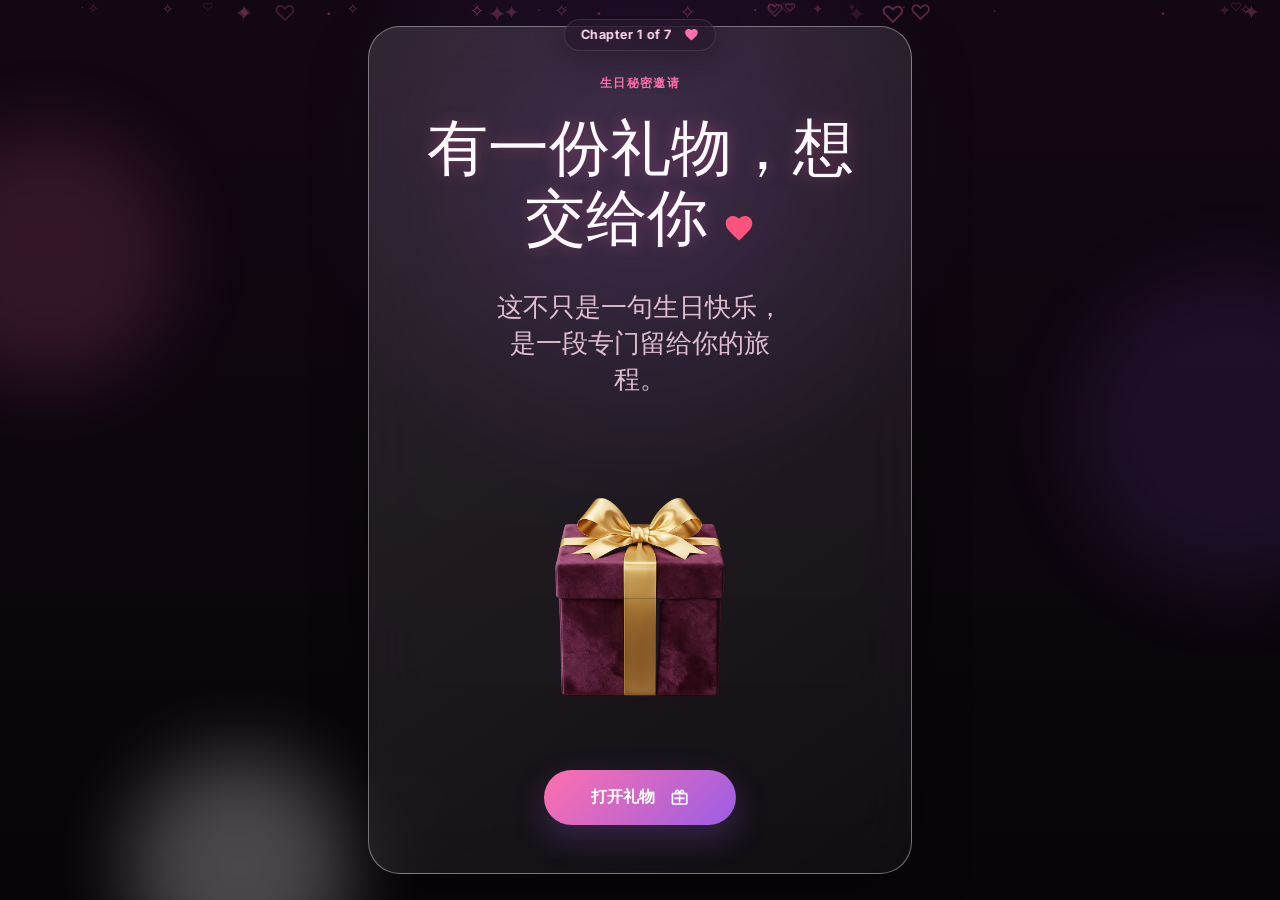
<file: index.html>
<!DOCTYPE html>
<html lang="zh-CN">
  <head>
    <meta charset="UTF-8" />
    <meta name="viewport" content="width=device-width, initial-scale=1.0" />
    <meta
      name="description"
      content="给邓嘉富的一份生日惊喜。"
    />
    <title>给邓嘉富的一份生日惊喜</title>
    <link rel="preconnect" href="https://fonts.googleapis.com" />
    <link rel="preconnect" href="https://fonts.gstatic.com" crossorigin />
    <link
      href="https://fonts.googleapis.com/css2?family=Caveat:wght@500;600;700&family=Great+Vibes&family=Inter:wght@400;500;600;700;800&display=swap"
      rel="stylesheet"
    />
    <link rel="stylesheet" href="css/shared.css" />
    <link rel="stylesheet" href="css/invitation.css" />
  </head>
  <body class="is-dark">
    <main class="journey" data-chapter="1">
      <section class="invitation-level" aria-label="生日秘密邀请">
        <div class="invitation-card">
          <p class="level-kicker">生日秘密邀请</p>
          <h1>
            有一份礼物，想交给你
            <span style="color: #ff527c; display: inline-flex; align-items: center; vertical-align: middle; margin-left: 0.35rem; margin-top: -0.2rem;"><svg viewBox="0 0 24 24" fill="currentColor" style="width: 2rem; height: 2rem;"><path d="M12 21.35l-1.45-1.32C5.4 15.36 2 12.28 2 8.5 2 5.42 4.42 3 7.5 3c1.74 0 3.41.81 4.5 2.09C13.09 3.81 14.76 3 16.5 3 19.58 3 22 5.42 22 8.5c0 3.78-3.4 6.86-8.55 11.54L12 21.35z"/></svg></span>
          </h1>
          <p class="soft-copy">这不只是一句生日快乐，是一段专门留给你的旅程。</p>
          
          <button id="openGiftButton" class="gift-button" type="button" aria-label="打开礼物">
            <span class="luxury-gift" aria-hidden="true">
              <span class="gift-glow"></span>
              <img src="luxury_gift_box.png" class="gift-slice gift-lid-img" alt="" />
              <img src="luxury_gift_box.png" class="gift-slice gift-body-img" alt="" />
            </span>
            <span class="primary-button" style="display: inline-flex; align-items: center; justify-content: center;">
              打开礼物
              <svg viewBox="0 0 24 24" fill="currentColor" style="width: 1.2rem; height: 1.2rem; margin-left: 0.4rem; display: inline-block; vertical-align: middle;"><path d="M20 6h-2.18c.11-.31.18-.65.18-1 0-1.66-1.34-3-3-3-1.05 0-1.96.54-2.5 1.35l-.5.67-.5-.67C10.96 2.54 10.05 2 9 2 7.34 2 6 3.34 6 5c0 .35.07.69.18 1H4c-1.11 0-1.99.89-1.99 2L2 19c0 1.11.89 2 2 2h16c1.11 0 2-.89 2-2V8c0-1.11-.89-2-2-2zm-5-2c.55 0 1 .45 1 1s-.45 1-1 1-1-.45-1-1 .45-1 1-1zM9 4c.55 0 1 .45 1 1s-.45 1-1 1-1-.45-1-1 .45-1 1-1zm11 15H4V8h16v11zM11 9.5h2V18h-2zM5.5 12h13v2h-13z"/></svg>
            </span>
          </button>
        </div>
      </section>
    </main>

    <script src="js/config.js"></script>
    <script src="js/shared.js"></script>
    <script src="js/invitation.js"></script>
  </body>
</html>
</file>
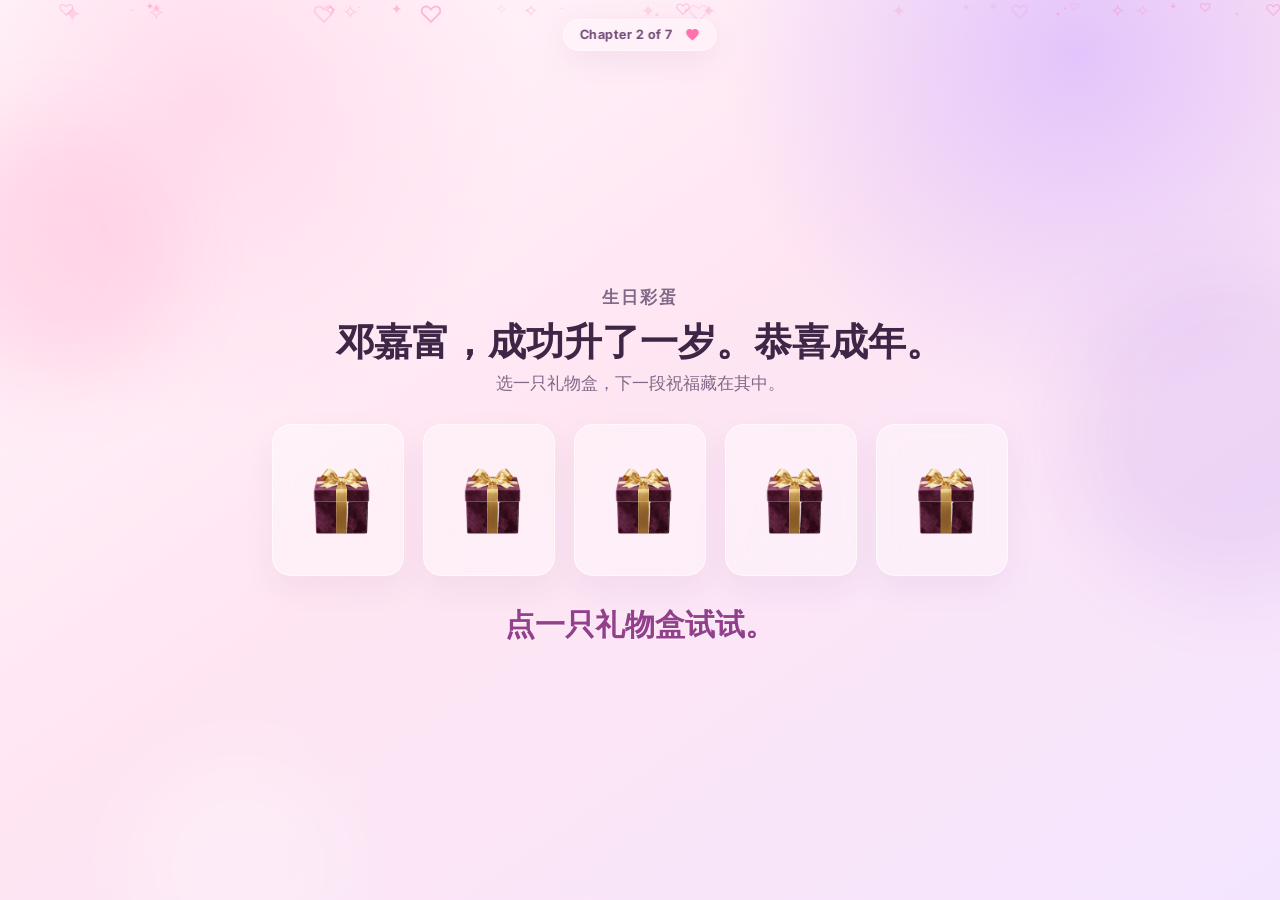
<file: gift.html>
<!DOCTYPE html>
<html lang="zh-CN">
  <head>
    <meta charset="UTF-8" />
    <meta name="viewport" content="width=device-width, initial-scale=1.0" />
    <meta
      name="description"
      content="选一只礼物盒，继续这段生日旅程。"
    />
    <title>第二页：生日彩蛋</title>
    <link rel="preconnect" href="https://fonts.googleapis.com" />
    <link rel="preconnect" href="https://fonts.gstatic.com" crossorigin />
    <link
      href="https://fonts.googleapis.com/css2?family=Caveat:wght@500;600;700&family=Great+Vibes&family=Inter:wght@400;500;600;700;800&display=swap"
      rel="stylesheet"
    />
    <link rel="stylesheet" href="css/shared.css" />
    <link rel="stylesheet" href="css/gift.css" />
  </head>
  <body>
    <main class="journey" data-chapter="2">
      <section class="memory-hunt-level" aria-label="生日彩蛋小游戏">
        <div class="level-shell">
          <div class="level-heading">
            <p class="level-kicker">生日彩蛋</p>
            <h2>邓嘉富，成功升了一岁。恭喜成年。</h2>
            <p>选一只礼物盒，下一段祝福藏在其中。</p>
          </div>

          <div id="giftGrid" class="gift-grid" aria-live="polite"></div>
          <p id="huntMessage" class="hunt-message">点一只礼物盒试试。</p>
        </div>
      </section>
    </main>

    <script src="js/config.js"></script>
    <script src="js/shared.js"></script>
    <script src="js/gift.js"></script>
  </body>
</html>
</file>
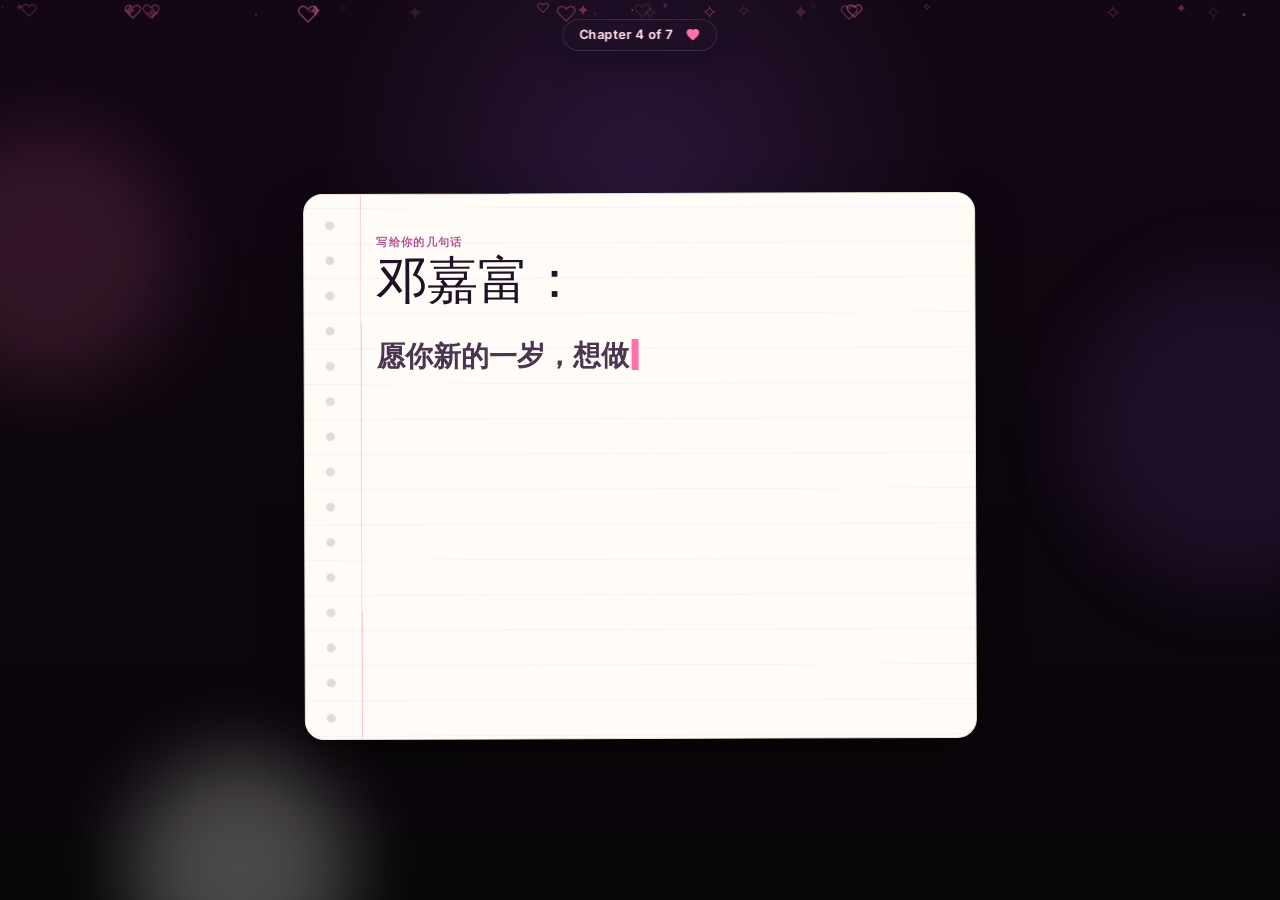
<file: letter.html>
<!DOCTYPE html>
<html lang="zh-CN">
  <head>
    <meta charset="UTF-8" />
    <meta name="viewport" content="width=device-width, initial-scale=1.0" />
    <meta
      name="description"
      content="写给邓嘉富的一封生日信。"
    />
    <title>第四页：一封生日信</title>
    <link rel="preconnect" href="https://fonts.googleapis.com" />
    <link rel="preconnect" href="https://fonts.gstatic.com" crossorigin />
    <link
      href="https://fonts.googleapis.com/css2?family=Caveat:wght@500;600;700&family=Great+Vibes&family=Inter:wght@400;500;600;700;800&display=swap"
      rel="stylesheet"
    />
    <link rel="stylesheet" href="css/shared.css" />
    <link rel="stylesheet" href="css/letter.css" />
  </head>
  <body class="is-dark">
    <main class="journey" data-chapter="4">
      <section class="letter-level" aria-label="生日信">
        <div class="letter-shell">
          <div class="paper-card">
            <p class="level-kicker">写给你的几句话</p>
            <h2>邓嘉富：</h2>
            <p id="typedLetter" class="typed-letter"></p>
            <span class="letter-signature"></span>
            
            <button id="surpriseButton" class="primary-button paper-button" type="button" style="display: inline-flex; align-items: center; justify-content: center;">
              打开下一份惊喜
              <svg viewBox="0 0 24 24" fill="currentColor" style="width: 1.25rem; height: 1.25rem; margin-left: 0.4rem; display: inline-block; vertical-align: middle;"><path d="M20 6h-2.18c.11-.31.18-.65.18-1 0-1.66-1.34-3-3-3-1.05 0-1.96.54-2.5 1.35l-.5.67-.5-.67C10.96 2.54 10.05 2 9 2 7.34 2 6 3.34 6 5c0 .35.07.69.18 1H4c-1.11 0-1.99.89-1.99 2L2 19c0 1.11.89 2 2 2h16c1.11 0 2-.89 2-2V8c0-1.11-.89-2-2-2zm-5-2c.55 0 1 .45 1 1s-.45 1-1 1-1-.45-1-1 .45-1 1-1zM9 4c.55 0 1 .45 1 1s-.45 1-1 1-1-.45-1-1 .45-1 1-1zm11 15H4V8h16v11zM11 9.5h2V18h-2zM5.5 12h13v2h-13z"/></svg>
            </button>
          </div>
        </div>
      </section>
    </main>

    <script src="js/config.js"></script>
    <script src="js/shared.js"></script>
    <script src="js/letter.js"></script>
  </body>
</html>
</file>
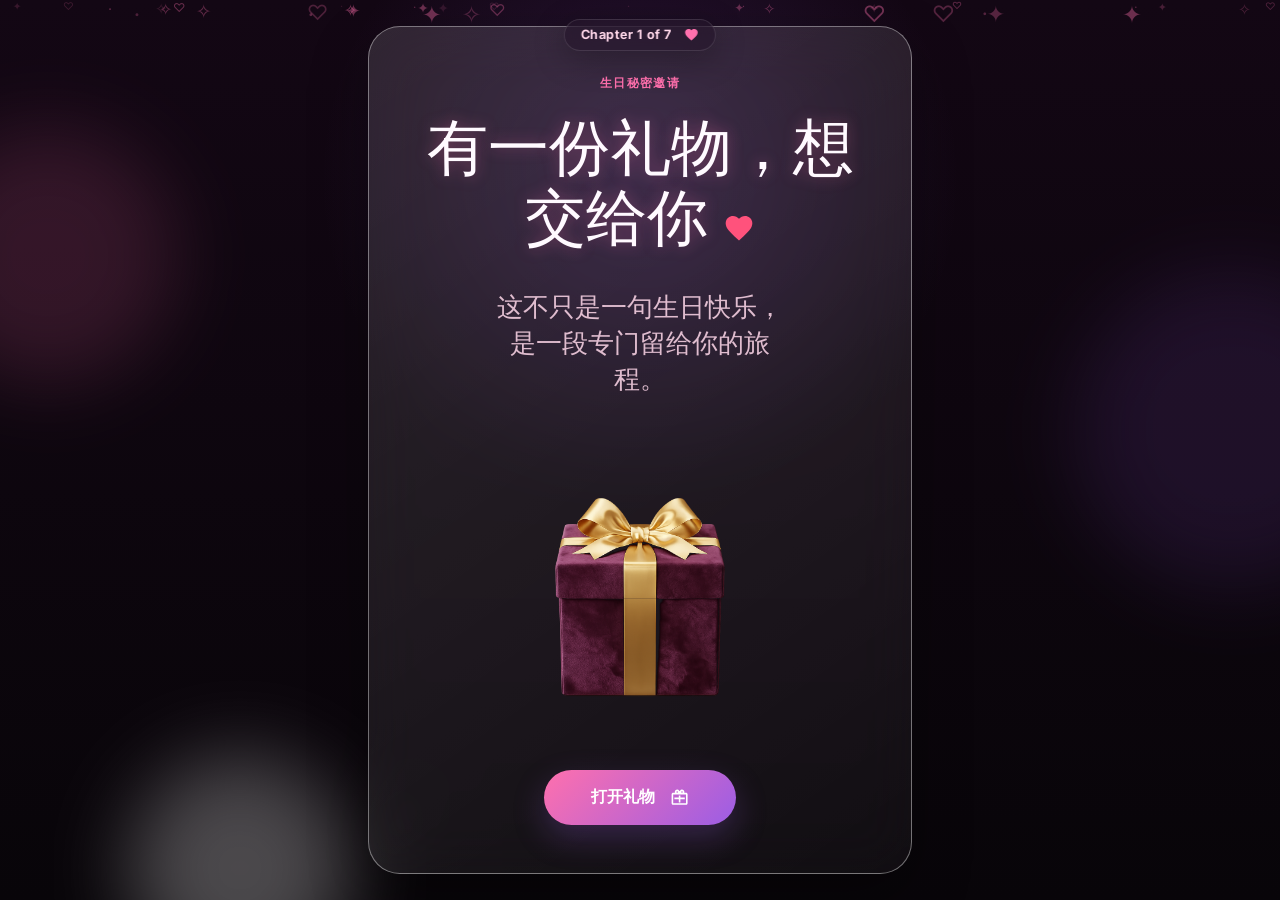
<file: player.html>
<!DOCTYPE html>
<html lang="zh-CN">
  <head>
    <meta charset="UTF-8" />
    <meta name="viewport" content="width=device-width, initial-scale=1.0" />
    <title>邓嘉富的生日惊喜</title>
    <style>
      html, body, iframe { width: 100%; height: 100%; margin: 0; border: 0; background: #08050f; }
      iframe { display: block; }
    </style>
  </head>
  <body>
    <audio id="journey-music" loop preload="auto"></audio>
    <iframe id="journey-frame" src="index.html" title="邓嘉富的生日惊喜" allow="autoplay"></iframe>
    <script>
      const journeyMusic = document.getElementById("journey-music");
      let activeSource = "";

      const playMusic = () => {
        journeyMusic.play().catch(() => {
          // A following tap in the embedded page retries playback if needed.
        });
      };

      window.addEventListener("message", (event) => {
        const data = event.data || {};
        if (data.type === "birthday-music-ready" && data.source) {
          if (activeSource !== data.source) {
            activeSource = data.source;
            journeyMusic.src = data.source;
            journeyMusic.volume = 0.75;
          }
        }
        if (data.type === "birthday-music-play") playMusic();
      });
    </script>
  </body>
</html>
</file>
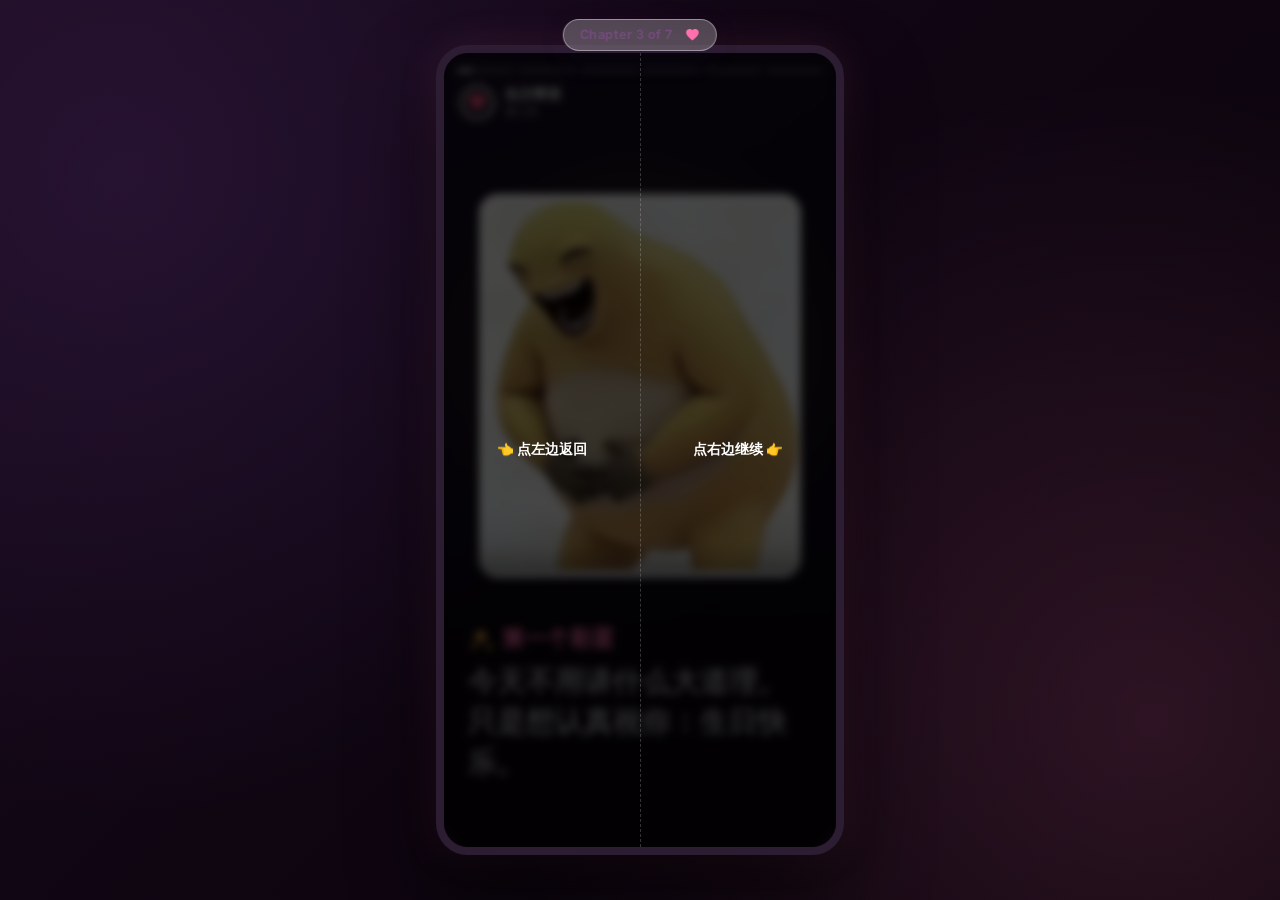
<file: story.html>
<!DOCTYPE html>
<html lang="zh-CN">
  <head>
    <meta charset="UTF-8" />
    <meta name="viewport" content="width=device-width, initial-scale=1.0" />
    <meta
      name="description"
      content="这一页没有照片，只有留给邓嘉富的几句话。"
    />
    <title>第三页：生日寄语</title>
    <link rel="preconnect" href="https://fonts.googleapis.com" />
    <link rel="preconnect" href="https://fonts.gstatic.com" crossorigin />
    <link
      href="https://fonts.googleapis.com/css2?family=Caveat:wght@500;600;700&family=Great+Vibes&family=Inter:wght@400;500;600;700;800&display=swap"
      rel="stylesheet"
    />
    <link rel="stylesheet" href="css/shared.css" />
    <link rel="stylesheet" href="css/story.css" />
  </head>
  <body>
    <main class="journey" data-chapter="3">
      <section class="story-level" aria-label="生日寄语">
        
        <!-- Premium Instagram-Style Stories Container -->
        <div class="stories-viewer" id="storiesViewer">
          
          <!-- Segmented progress bars at the top -->
          <div class="progress-bar-container" id="progressBarContainer"></div>

          <!-- Header overlay (User Profile details) -->
          <div class="stories-header">
            <div class="profile-group">
              <div class="avatar-circle" style="color: #ff527c; display: flex; align-items: center; justify-content: center; background: rgba(255, 255, 255, 0.08); border-radius: 50%;"><svg viewBox="0 0 24 24" fill="currentColor" style="width: 1.3rem; height: 1.3rem;"><path d="M12 21.35l-1.45-1.32C5.4 15.36 2 12.28 2 8.5 2 5.42 4.42 3 7.5 3c1.74 0 3.41.81 4.5 2.09C13.09 3.81 14.76 3 16.5 3 19.58 3 22 5.42 22 8.5c0 3.78-3.4 6.86-8.55 11.54L12 21.35z"/></svg></div>
              <div class="profile-text">
                <span class="profile-name">生日寄语</span>
                <span class="profile-subtitle">第三页</span>
              </div>
            </div>
            <button id="musicToggleBtn" class="mute-btn" type="button" aria-label="静音或开启音乐">
              <svg id="musicIcon" width="20" height="20" viewBox="0 0 24 24" fill="currentColor">
                <path d="M12 3v10.55c-.59-.34-1.27-.55-2-.55-2.21 0-4 1.79-4 4s1.79 4 4 4 4-1.79 4-4V7h4V3h-6z"/>
              </svg>
            </button>
          </div>

          <!-- Slide Content Area -->
          <div class="slides-wrapper" id="slidesWrapper"></div>

          <!-- Gesture Navigation Overlay (Left & Right tap zones) -->
          <div class="nav-tap-zones">
            <div class="tap-zone left-zone" id="tapLeft" role="button" aria-label="上一页"></div>
            <div class="tap-zone right-zone" id="tapRight" role="button" aria-label="下一页"></div>
          </div>

          <!-- Tutorial Helper (Fades out after 2.5 seconds) -->
          <div class="stories-tutorial" id="storiesTutorial">
            <div class="tut-instruction left-tut">👈 点左边返回</div>
            <div class="tut-instruction right-tut">点右边继续 👉</div>
          </div>
        </div>

      </section>
    </main>

    <script src="js/config.js"></script>
    <script src="js/shared.js"></script>
    <script src="js/story.js"></script>
  </body>
</html>
</file>
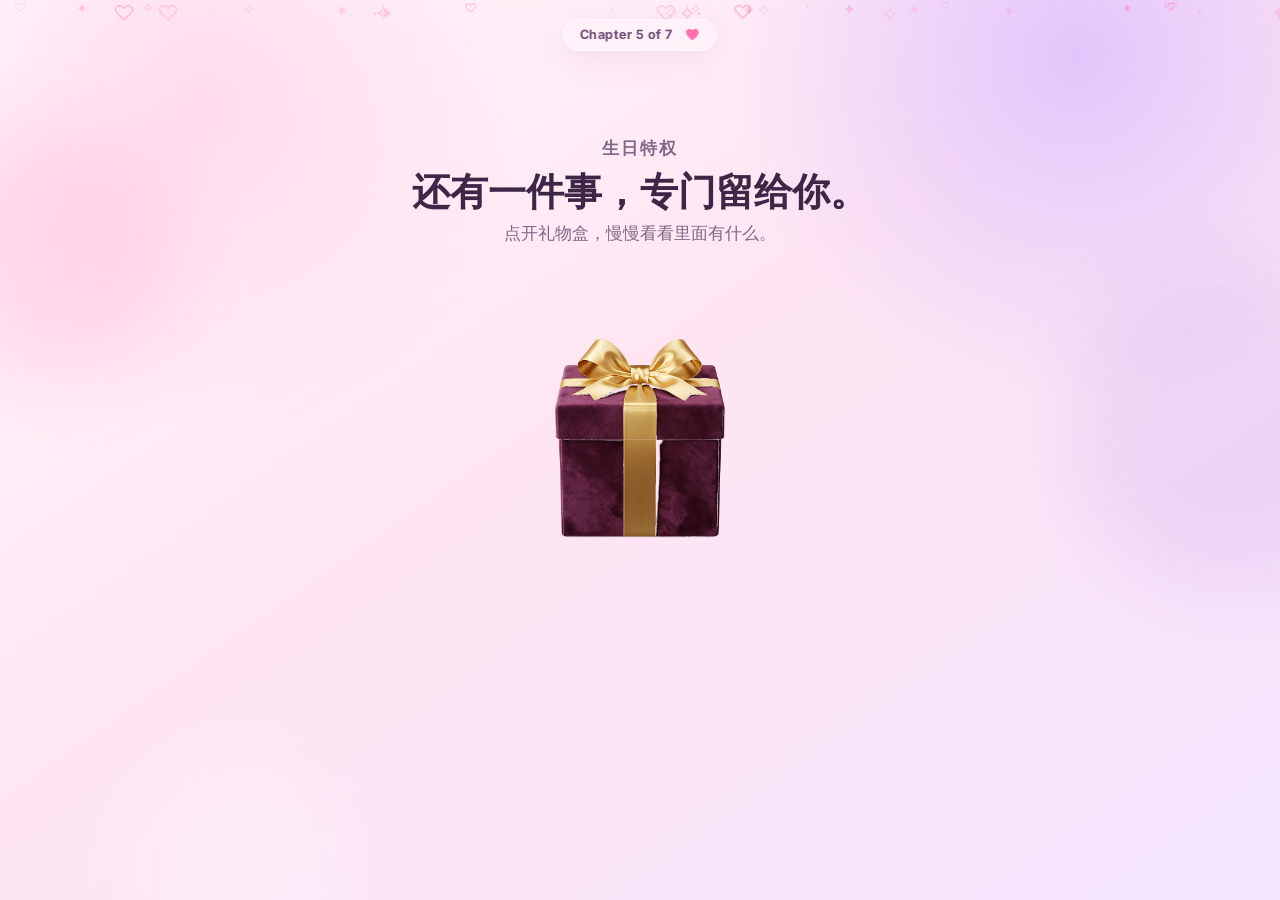
<file: surprise.html>
<!DOCTYPE html>
<html lang="zh-CN">
  <head>
    <meta charset="UTF-8" />
    <meta name="viewport" content="width=device-width, initial-scale=1.0" />
    <meta
      name="description"
      content="打开礼物盒，领取邓嘉富的生日特权。"
    />
    <title>第五页：生日特权</title>
    <link rel="preconnect" href="https://fonts.googleapis.com" />
    <link rel="preconnect" href="https://fonts.gstatic.com" crossorigin />
    <link
      href="https://fonts.googleapis.com/css2?family=Caveat:wght@500;600;700&family=Great+Vibes&family=Inter:wght@400;500;600;700;800&display=swap"
      rel="stylesheet"
    />
    <link rel="stylesheet" href="css/shared.css" />
    <link rel="stylesheet" href="css/surprise.css" />
  </head>
  <body>
    <!-- Confetti Canvas rendering above background elements -->
    <canvas id="confettiCanvas" class="confetti-canvas" aria-hidden="true"></canvas>

    <main class="journey" data-chapter="5">
      <section class="surprise-level" aria-label="生日礼物盒">
        <div class="level-shell">
          <div class="level-heading">
            <p class="level-kicker">生日特权</p>
            <h2>还有一件事，专门留给你。</h2>
            <p>点开礼物盒，慢慢看看里面有什么。</p>
          </div>

          <button id="revealBoxButton" class="reveal-box-button" type="button" aria-label="打开惊喜礼物盒">
            <span class="luxury-gift" aria-hidden="true">
              <span class="gift-glow"></span>
              <img src="luxury_gift_box.png" class="gift-slice gift-lid-img" alt="" />
              <img src="luxury_gift_box.png" class="gift-slice gift-body-img" alt="" />
            </span>
          </button>

          <!-- Floating memories container -->
          <div id="floatingMemories" class="floating-memories" aria-label="生日特权卡片"></div>

          <!-- Stylized Audio Player for Voice Message -->
          <div id="voiceNotePlayer" class="voice-note-player" aria-label="Audio player for voice message">
            <div class="player-card">
              <button id="playBtn" class="play-btn" type="button" aria-label="Play voice note">
                <svg width="24" height="24" viewBox="0 0 24 24" fill="currentColor" style="margin-left: 2px;">
                  <path d="M8 5v14l11-7z"/>
                </svg>
              </button>
              <div class="player-info">
                <p class="player-title">A special voice message</p>
                <p class="player-subtitle" style="display: inline-flex; align-items: center;">Listen when you are ready <svg viewBox="0 0 24 24" fill="currentColor" style="width: 1rem; height: 1rem; margin-left: 0.25rem; display: inline-block; vertical-align: middle;"><path d="M12 2c-4.97 0-9 4.03-9 9v7c0 1.66 1.34 3 3 3h3v-8H5v-2c0-3.87 3.13-7 7-7s7 3.13 7 7v2h-4v8h3c1.66 0 3-1.34 3-3-v-7c0-4.97-4.03-9-9-9z"/></svg></p>
              </div>
              <div id="waveform" class="waveform" aria-hidden="true">
                <span class="wave-bar"></span>
                <span class="wave-bar"></span>
                <span class="wave-bar"></span>
                <span class="wave-bar"></span>
                <span class="wave-bar"></span>
              </div>
            </div>
          </div>

          <!-- Stepper navigation to Chapter 6 -->
          <button id="nextPageButton" class="primary-button step-ending-button" type="button" style="display: inline-flex; align-items: center; justify-content: center;">
            继续往下 <svg viewBox="0 0 24 24" fill="currentColor" style="width: 1.15rem; height: 1.15rem; margin-left: 0.35rem; display: inline-block; vertical-align: middle;"><path d="M12 2l2.4 5.2 5.6 2.4-5.6 2.4-2.4 5.2-2.4-5.2-5.6-2.4 5.6-2.4zM20 16l1.2 2.6 2.8 1.2-2.8 1.2-1.2 2.6-1.2-2.6-2.8-1.2 2.8-1.2zM6 15l1.2 2.6 2.8 1.2-2.8 1.2-1.2 2.6-1.2-2.6-2.8-1.2 2.8-1.2z"/></svg>
          </button>
        </div>
      </section>
    </main>

    <script src="js/config.js"></script>
    <script src="js/shared.js"></script>
    <script src="js/surprise.js"></script>
  </body>
</html>
</file>
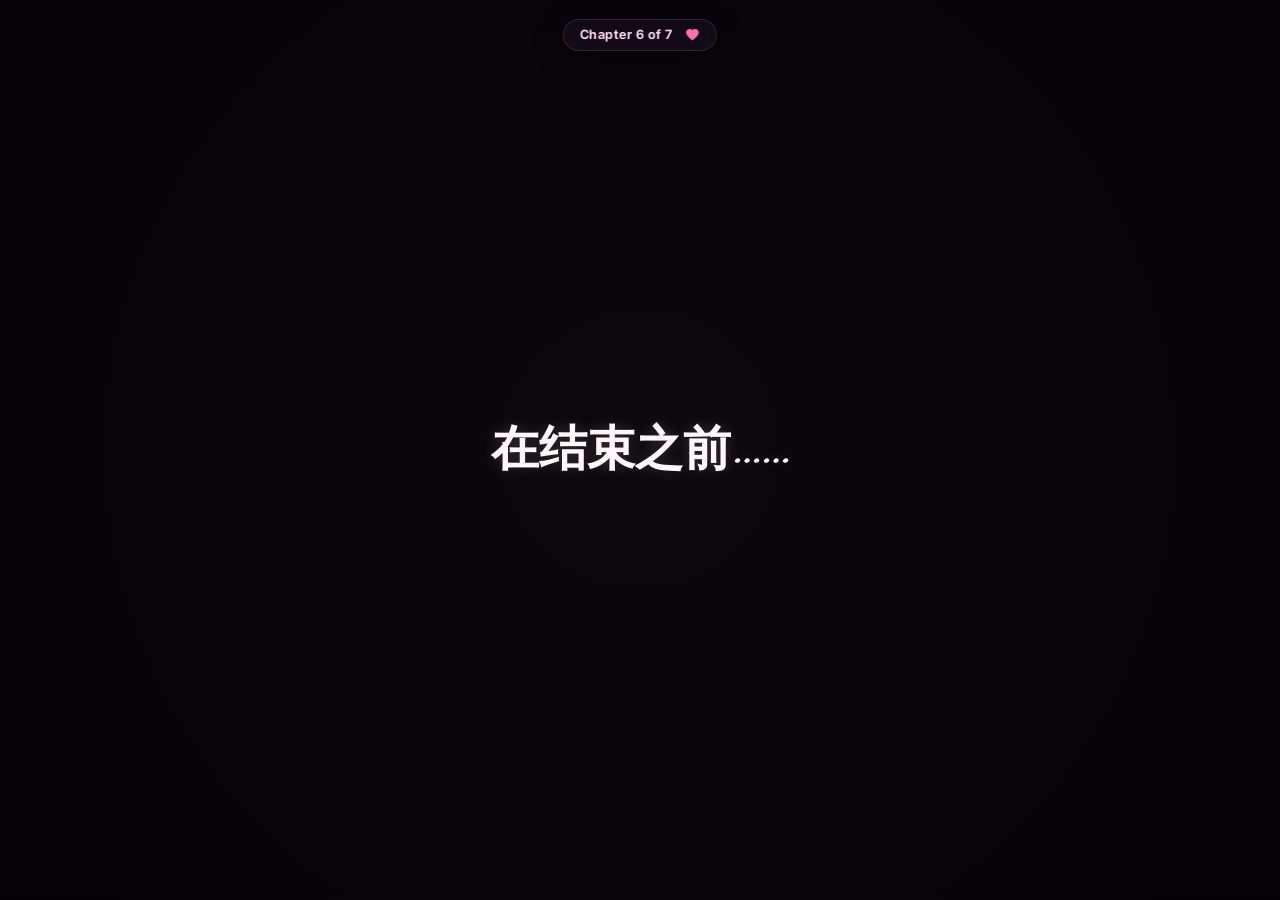
<file: wish.html>
<!DOCTYPE html>
<html lang="zh-CN">
  <head>
    <meta charset="UTF-8" />
    <meta name="viewport" content="width=device-width, initial-scale=1.0" />
    <meta name="description" content="闭上眼睛，许一个生日愿望。" />
    <title>许一个愿望</title>
    <link rel="preconnect" href="https://fonts.googleapis.com" />
    <link rel="preconnect" href="https://fonts.gstatic.com" crossorigin />
    <link
      href="https://fonts.googleapis.com/css2?family=Caveat:wght@500;600;700&family=Inter:wght@400;500;600;700;800&display=swap"
      rel="stylesheet"
    />
    <link rel="stylesheet" href="css/shared.css" />
    <link rel="stylesheet" href="css/wish.css" />
  </head>
  <body class="is-dark">
    <main class="journey" data-chapter="6">
      <section class="wish-level" aria-label="许愿">
        <div id="wishFlash" class="wish-overlay-flash" aria-hidden="true"></div>

        <!-- Sequential text prompt slides -->
        <div class="wish-prompt-container">
          <p id="wishPrompt" class="wish-prompt"></p>
        </div>

        <!-- Birthday Cake Area (transitions in after text slides complete) -->
        <div class="cake-section" id="cakeSection">
          <div class="cake-container">
            <!-- Gourmet Birthday Cake SVG illustration -->
            <svg class="cake-svg" viewBox="0 0 200 220" xmlns="http://www.w3.org/2000/svg">
              <!-- Golden platter base -->
              <ellipse cx="100" cy="185" rx="75" ry="12" fill="#ffd700" opacity="0.85" />
              <ellipse cx="100" cy="183" rx="72" ry="10" fill="#ffffff" opacity="0.9" />
              <ellipse cx="100" cy="183" rx="68" ry="8" fill="#ffd700" opacity="0.25" />
              
              <!-- Cake body base layer -->
              <path d="M40,120 C40,120 40,175 40,175 C40,180 160,180 160,175 C160,175 160,120 160,120 Z" fill="#ffe5ee" />
              
              <!-- Frosted cake top surface -->
              <ellipse cx="100" cy="120" rx="60" ry="12" fill="#fff0f5" />
              
              <!-- Drips or frosting design on the side -->
              <path d="M40,120 C45,130 50,132 55,124 C60,120 65,135 70,126 C75,120 80,128 85,123 C90,120 95,132 100,124 C105,120 110,130 115,122 C120,120 125,128 130,123 C135,120 140,134 145,124 C150,120 155,125 160,120 C160,120 160,128 160,128 C155,132 150,128 145,134 C140,138 135,128 130,131 C125,134 120,128 115,130 C110,132 105,128 100,132 C95,135 90,128 85,131 C80,134 75,128 70,133 C65,136 60,128 55,131 C50,133 45,128 40,126 Z" fill="#ffccd8" opacity="0.95" />

              <!-- Decorative white whipped cream drops -->
              <circle cx="55" cy="118" r="4.5" fill="#ffffff" />
              <circle cx="70" cy="122" r="5" fill="#ffffff" />
              <circle cx="85" cy="124" r="5" fill="#ffffff" />
              <circle cx="100" cy="125" r="5.5" fill="#ffffff" />
              <circle cx="115" cy="124" r="5" fill="#ffffff" />
              <circle cx="130" cy="122" r="5" fill="#ffffff" />
              <circle cx="145" cy="118" r="4.5" fill="#ffffff" />
              
              <!-- Striped gold candle stick -->
              <rect x="97" y="65" width="6" height="45" rx="2.5" fill="#ffd700" />
              <line x1="97" y1="75" x2="103" y2="70" stroke="#ffffff" stroke-width="2" />
              <line x1="97" y1="88" x2="103" y2="83" stroke="#ffffff" stroke-width="2" />
              <line x1="97" y1="101" x2="103" y2="96" stroke="#ffffff" stroke-width="2" />
              
              <!-- Candle wick -->
              <line x1="100" y1="65" x2="100" y2="58" stroke="#222222" stroke-width="1.5" />
            </svg>

            <!-- HTML/CSS organic layered flickering flame -->
            <div class="flame-wrapper" id="candleFlame">
              <div class="flame-outer"></div>
              <div class="flame-inner"></div>
              <div class="flame-core"></div>
            </div>

            <!-- Blowout Smoke Trail -->
            <div class="smoke-trail" id="smokeTrail"></div>
          </div>

          <!-- Interaction Actions -->
          <div class="wish-action-card">
            <!-- iOS permission / start trigger -->
            <button id="startWishBtn" class="primary-button action-btn" type="button">
              开始许愿
            </button>
            
            <!-- Desktop fallback action button -->
            <button id="blowCandleBtn" class="primary-button action-btn is-hidden" type="button">
              吹灭蜡烛
            </button>
            
            <!-- Mobile accelerometer instructions -->
            <p id="shakeInstruction" class="shake-instruction is-hidden">
              闭上眼睛许一个愿，<br>轻轻晃动手机或点击火焰。
            </p>
          </div>
        </div>
      </section>
    </main>

    <script src="js/config.js"></script>
    <script src="js/shared.js"></script>
    <script src="js/wish.js"></script>
  </body>
</html>
</file>
<file: css/shared.css>
:root {
  --pink: #ff70ad;
  --blush: #ffd8ea;
  --lavender: #d9b8ff;
  --purple: #9b5de5;
  --deep: #140816;
  --deep-soft: #211126;
  --paper: #fffaf5;
  --ink: #3e2647;
  --muted: #806888;
  --white: #fffaff;
  --glass: rgba(255, 255, 255, 0.22);
  --glass-border: rgba(255, 255, 255, 0.4);
  --shadow: 0 1.8rem 4.5rem rgba(90, 35, 110, 0.18);
}

* {
  box-sizing: border-box;
}

html {
  scroll-behavior: smooth;
  height: 100%;
}

body {
  margin: 0;
  min-height: 100svh;
  overflow-x: hidden;
  color: var(--ink);
  font-family: "Inter", system-ui, -apple-system, sans-serif;
  background:
    radial-gradient(circle at 16% 12%, rgba(255, 216, 234, 0.9), transparent 20rem),
    radial-gradient(circle at 84% 6%, rgba(217, 184, 255, 0.72), transparent 22rem),
    linear-gradient(145deg, #fff8fc 0%, #ffe5f2 46%, #f4e5ff 100%);
  transition: background 1s ease;
}

body.is-dark {
  color: var(--white);
  background:
    radial-gradient(circle at 50% 20%, rgba(155, 93, 229, 0.18), transparent 20rem),
    linear-gradient(180deg, #130714 0%, #080509 100%);
}

button, a {
  font: inherit;
  color: inherit;
  text-decoration: none;
}

/* Ambient Layer */
.ambient,
.particle-layer {
  position: fixed;
  inset: 0;
  overflow: hidden;
  pointer-events: none;
}

.ambient {
  z-index: 0;
}

.particle-layer {
  z-index: 1;
}

.aura {
  position: absolute;
  border-radius: 999px;
  filter: blur(40px);
  opacity: 0.6;
  animation: auraDrift 16s ease-in-out infinite alternate;
}

.aura-one {
  width: 16rem;
  height: 16rem;
  left: -5rem;
  top: 8rem;
  background: rgba(255, 112, 173, 0.3);
}

.aura-two {
  width: 20rem;
  height: 20rem;
  right: -7rem;
  top: 25%;
  background: rgba(155, 93, 229, 0.24);
  animation-delay: -4s;
}

.aura-three {
  width: 14rem;
  height: 14rem;
  left: 20%;
  bottom: -5rem;
  background: rgba(255, 255, 255, 0.6);
  animation-delay: -8s;
}

.particle {
  position: absolute;
  color: rgba(255, 112, 173, 0.6);
  font-size: 0.85rem;
  animation: floatParticle linear infinite;
}

/* Glassmorphism Capsule Button */
.primary-button,
.secondary-button {
  min-width: 12rem;
  min-height: 3.4rem;
  display: inline-flex;
  align-items: center;
  justify-content: center;
  gap: 0.5rem;
  border: 0;
  border-radius: 999px;
  color: white;
  font-weight: 700;
  font-size: 1rem;
  background: linear-gradient(135deg, var(--pink), var(--purple));
  box-shadow: 0 0.8rem 2rem rgba(155, 93, 229, 0.25);
  cursor: pointer;
  transition: transform 0.3s cubic-bezier(0.175, 0.885, 0.32, 1.275), box-shadow 0.3s ease;
  user-select: none;
}

.primary-button:hover,
.secondary-button:hover {
  transform: translateY(-3px) scale(1.03);
  box-shadow: 0 1.2rem 2.5rem rgba(155, 93, 229, 0.35);
}

.primary-button:active,
.secondary-button:active {
  transform: translateY(-1px) scale(0.98);
}

.secondary-button:focus-visible,
.primary-button:focus-visible {
  outline: 3px solid rgba(155, 93, 229, 0.48);
  outline-offset: 6px;
}

/* Progress Indicator */
.progress-indicator {
  position: fixed;
  top: 1.2rem;
  left: 50%;
  transform: translateX(-50%);
  z-index: 1000;
  display: flex;
  align-items: center;
  gap: 0.5rem;
  padding: 0.45rem 1rem;
  border-radius: 999px;
  background: rgba(255, 255, 255, 0.25);
  border: 1px solid rgba(255, 255, 255, 0.4);
  backdrop-filter: blur(16px);
  -webkit-backdrop-filter: blur(16px);
  box-shadow: 0 0.5rem 2rem rgba(90, 35, 110, 0.08);
  font-size: 0.8rem;
  font-weight: 700;
  color: #724c7a;
  letter-spacing: 0.03em;
  pointer-events: none;
  animation: arriveSoftly 800ms ease both;
}

body.is-dark .progress-indicator {
  color: var(--blush);
  background: rgba(33, 17, 38, 0.5);
  border: 1px solid rgba(255, 255, 255, 0.12);
  box-shadow: 0 0.5rem 2rem rgba(0, 0, 0, 0.3);
}

/* Page Transition Overlay */
.page-transition-overlay {
  position: fixed;
  inset: 0;
  background: #140816;
  z-index: 9999;
  opacity: 1; /* Starts full screen cover, fades out on load */
  pointer-events: all;
  transition: opacity 0.8s cubic-bezier(0.25, 1, 0.5, 1);
}

.page-transition-overlay.is-loaded {
  opacity: 0;
  pointer-events: none;
}

.page-transition-overlay.is-exiting {
  opacity: 1;
  pointer-events: all;
}

/* Main Container Transition */
main.journey {
  position: relative;
  z-index: 2;
  opacity: 0;
  transform: translateY(15px);
  transition: opacity 0.8s cubic-bezier(0.25, 1, 0.5, 1), transform 0.8s cubic-bezier(0.25, 1, 0.5, 1);
}

main.journey.is-active {
  opacity: 1;
  transform: translateY(0);
}

/* Ambient Animations */
@keyframes auraDrift {
  0% {
    transform: translate3d(0, 0, 0) scale(1);
  }
  100% {
    transform: translate3d(1.5rem, -1.5rem, 0) scale(1.08);
  }
}

@keyframes floatParticle {
  from {
    opacity: 0;
    transform: translateY(105vh) rotate(0deg);
  }
  15%, 85% {
    opacity: 0.8;
  }
  to {
    opacity: 0;
    transform: translateY(-10vh) rotate(360deg);
  }
}

@keyframes arriveSoftly {
  from {
    opacity: 0;
    transform: translate(-50%, -10px);
  }
  to {
    opacity: 1;
    transform: translate(-50%, 0);
  }
}

/* Base mobile-first aura sizes */
.aura-one {
  width: 10rem;
  height: 10rem;
  left: -3rem;
  top: 5rem;
  background: rgba(255, 112, 173, 0.25);
}

.aura-two {
  width: 12rem;
  height: 12rem;
  right: -4rem;
  top: 30%;
  background: rgba(155, 93, 229, 0.2);
  animation-delay: -4s;
}

.aura-three {
  width: 8rem;
  height: 8rem;
  left: 10%;
  bottom: -3rem;
  background: rgba(255, 255, 255, 0.45);
  animation-delay: -8s;
}

/* Tablet & Desktop upscale */
@media (min-width: 768px) {
  .aura-one { width: 16rem; height: 16rem; left: -5rem; top: 8rem; }
  .aura-two { width: 20rem; height: 20rem; right: -7rem; }
  .aura-three { width: 14rem; height: 14rem; bottom: -5rem; }
}

/* Respect user preferences for reduced motion */
@media (prefers-reduced-motion: reduce) {
  *, ::before, ::after {
    animation-delay: -1ms !important;
    animation-duration: 1ms !important;
    animation-iteration-count: 1 !important;
    background-attachment: initial !important;
    scroll-behavior: auto !important;
    transition-duration: 0s !important;
    transition-delay: 0s !important;
  }
}
</file>
<file: css/invitation.css>
.invitation-level {
  min-height: 100svh;
  display: grid;
  place-items: center;
  padding: 1rem;
  position: relative;
  z-index: 2;
}

.invitation-card {
  width: min(100%, 24rem);
  min-height: auto;
  display: flex;
  flex-direction: column;
  justify-content: center;
  align-items: center;
  gap: clamp(1.2rem, 5vw, 1.8rem);
  padding: clamp(1.5rem, 6vw, 3rem) clamp(1.2rem, 5vw, 2.2rem);
  text-align: center;
  border-radius: 2rem;
  border: 1px solid var(--glass-border);
  background: linear-gradient(145deg, rgba(255, 255, 255, 0.12), rgba(255, 255, 255, 0.04));
  box-shadow: 0 1.5rem 3.5rem rgba(0, 0, 0, 0.35);
  backdrop-filter: blur(28px);
  -webkit-backdrop-filter: blur(28px);
  animation: cardArrive 1.2s cubic-bezier(0.25, 1, 0.5, 1) both;
}

.level-kicker {
  margin: 0;
  color: var(--pink);
  font-size: 0.75rem;
  font-weight: 800;
  letter-spacing: 0.12em;
  text-transform: uppercase;
}

h1 {
  font-family: "Great Vibes", cursive;
  font-size: clamp(2.4rem, 11vw, 3.8rem);
  font-weight: 400;
  margin: 0;
  line-height: 1.15;
  color: var(--white);
  text-shadow: 0 0 15px rgba(255, 112, 173, 0.35);
}

.soft-copy {
  margin: 0;
  color: var(--blush);
  opacity: 0.85;
  font-size: clamp(1.3rem, 5vw, 1.6rem);
  line-height: 1.4;
  max-width: 25ch;
  font-family: "Caveat", cursive;
}

.gift-button {
  display: flex;
  flex-direction: column;
  align-items: center;
  gap: clamp(1rem, 4vw, 1.5rem);
  border: 0;
  background: transparent;
  cursor: pointer;
  margin-top: 0.5rem;
  padding: 0;
  width: 100%;
}

/* Premium Luxury Sliced Gift Box Container */
.luxury-gift {
  position: relative;
  display: block;
  width: clamp(12rem, 48vw, 15.5rem);
  height: clamp(12rem, 48vw, 15.5rem);
  aspect-ratio: 1;
  margin: 0 auto;
}

.gift-slice {
  position: absolute;
  inset: 0;
  width: 100%;
  height: 100%;
  object-fit: contain;
  transition: transform 1.8s cubic-bezier(0.25, 1, 0.3, 1), opacity 1.4s ease;
  pointer-events: none;
}

/* Precise Slice Coordinates based on gold bow & box structure */
.gift-lid-img {
  clip-path: inset(0 0 48.5% 0); /* Holds top 51.5% (the lid and the golden bow) */
  z-index: 3;
  transform-origin: 15% 50%;
}

.gift-body-img {
  clip-path: inset(51.5% 0 0 0); /* Holds bottom 48.5% (the velvet body) */
  z-index: 1;
}

/* Warm Golden Glow from Inside */
.gift-glow {
  position: absolute;
  top: 51.5%;
  left: 50%;
  transform: translate(-50%, -50%) scale(0.1);
  width: 60%;
  height: 35%;
  border-radius: 50%;
  background: radial-gradient(circle, rgba(255, 195, 75, 0.95) 0%, rgba(255, 112, 173, 0.4) 45%, transparent 70%);
  filter: blur(8px);
  opacity: 0;
  z-index: 2;
  transition: transform 2s cubic-bezier(0.25, 1, 0.3, 1), opacity 1.5s ease;
  pointer-events: none;
}

/* Sparkles upward drift animation */
.gold-sparkle {
  position: absolute;
  top: 50%;
  left: 50%;
  transform: translate(-50%, -50%);
  pointer-events: none;
  z-index: 4;
  opacity: 0;
  text-shadow: 0 0 5px currentColor, 0 0 10px currentColor;
  animation: floatSparkle cubic-bezier(0.25, 1, 0.5, 1) forwards;
}

/* Opening Animations */
.gift-button.is-open .gift-lid-img {
  /* Ribbon loosens and lid slowly lifts away to the side */
  transform: translate(-2.2rem, -5rem) rotate(-18deg) scale(0.92);
  opacity: 0;
}

.gift-button.is-open .gift-body-img {
  transform: translateY(0.4rem);
  opacity: 0.8;
}

.gift-button.is-open .gift-glow {
  opacity: 1;
  transform: translate(-50%, -50%) scale(2.2);
}

/* Upscale layouts for desktop/tablets */
@media (min-width: 768px) {
  .invitation-card {
    width: min(92vw, 34rem);
    min-height: min(42rem, 80svh);
    padding: 3rem 2.5rem;
    gap: 1.8rem;
  }
  
  .luxury-gift {
    width: 19rem;
    height: 19rem;
  }
  
  .gift-button {
    margin-top: 1rem;
  }
}

@keyframes cardArrive {
  from {
    opacity: 0;
    transform: translateY(-12px);
  }
  to {
    opacity: 1;
    transform: translateY(0);
  }
}

@keyframes floatSparkle {
  0% {
    opacity: 0;
    transform: translate(calc(-50% + var(--startX)), calc(-50% + var(--startY))) scale(0.2);
  }
  15% {
    opacity: 1;
    transform: translate(calc(-50% + var(--startX)), calc(-50% + var(--startY))) scale(1.3);
  }
  100% {
    opacity: 0;
    transform: translate(calc(-50% + var(--startX) + var(--moveX)), calc(-50% + var(--startY) + var(--moveY))) scale(0.3) rotate(220deg);
  }
}
</file>
<file: css/gift.css>
.memory-hunt-level {
  min-height: 100svh;
  display: flex;
  flex-direction: column;
  justify-content: center;
  align-items: center;
  padding: 4rem 1rem 2rem;
  z-index: 2;
  position: relative;
}

.level-shell {
  width: min(100%, 24rem);
  margin: 0 auto;
  text-align: center;
  display: flex;
  flex-direction: column;
  gap: clamp(1.2rem, 5vw, 1.8rem);
}

.level-heading {
  display: flex;
  flex-direction: column;
  gap: 0.5rem;
}

.level-kicker {
  margin: 0;
  color: #b84f98;
  font-size: 0.75rem;
  font-weight: 800;
  letter-spacing: 0.12em;
  text-transform: uppercase;
}

h2 {
  font-size: clamp(1.6rem, 7.5vw, 2.4rem);
  font-weight: 800;
  line-height: 1.2;
  color: var(--ink);
  margin: 0;
}

.level-heading p {
  margin: 0;
  color: var(--muted);
  font-size: clamp(0.95rem, 4vw, 1.05rem);
  line-height: 1.4;
  max-width: 32ch;
  margin: 0 auto;
}

/* 2-Column Mobile-First Grid */
.gift-grid {
  display: grid;
  grid-template-columns: repeat(2, minmax(0, 1fr));
  gap: clamp(0.8rem, 4vw, 1.2rem);
  width: 100%;
  margin: 0 auto;
}

.mini-gift {
  min-height: 7.8rem;
  display: flex;
  flex-direction: column;
  align-items: center;
  justify-content: center;
  border: 1px solid rgba(255, 255, 255, 0.6);
  border-radius: 1.2rem;
  background: rgba(255, 255, 255, 0.4);
  box-shadow: 0 0.8rem 2rem rgba(93, 45, 123, 0.06);
  backdrop-filter: blur(16px);
  -webkit-backdrop-filter: blur(16px);
  cursor: pointer;
  transition: transform 0.3s cubic-bezier(0.175, 0.885, 0.32, 1.275), background 0.3s ease, box-shadow 0.3s ease;
  padding: 0.8rem;
}

/* Center the 5th box neatly on mobile */
.mini-gift:nth-child(5) {
  grid-column: span 2;
  width: 100%;
  max-width: calc(50% - 0.6rem); /* Matches standard column width */
  justify-self: center;
}

.mini-gift:hover {
  transform: translateY(-4px) rotate(-1deg);
  background: rgba(255, 255, 255, 0.65);
  box-shadow: 0 1rem 2.5rem rgba(93, 45, 123, 0.12);
}

.mini-gift:active {
  transform: scale(0.96);
}

.mini-gift.is-wrong {
  animation: shakeBox 0.5s ease;
  background: rgba(255, 194, 218, 0.22);
  border-color: rgba(255, 112, 173, 0.35);
  pointer-events: none !important;
  cursor: default;
  opacity: 0.68;
}

.mini-gift.is-wrong .gift-slice.gift-lid-img {
  transform: translate(-0.5rem, -1.2rem) rotate(-10deg) scale(0.95);
  opacity: 0.45;
}

.mini-gift.is-correct {
  animation: popBox 0.7s cubic-bezier(0.175, 0.885, 0.32, 1.275) forwards;
  background: rgba(217, 255, 222, 0.4);
  border-color: rgba(72, 187, 120, 0.5);
}

/* Premium Sliced Luxury Gift Box inside Mini Gift button */
.luxury-gift {
  position: relative;
  display: block;
  width: 5.2rem;
  height: 5.2rem;
  aspect-ratio: 1;
  margin: 0 auto;
}

.gift-slice {
  position: absolute;
  inset: 0;
  width: 100%;
  height: 100%;
  object-fit: contain;
  transition: transform 1.2s cubic-bezier(0.25, 1, 0.3, 1), opacity 0.8s ease;
  pointer-events: none;
}

.gift-lid-img {
  clip-path: inset(0 0 48.5% 0);
  z-index: 3;
  transform-origin: 15% 50%;
}

.gift-body-img {
  clip-path: inset(51.5% 0 0 0);
  z-index: 1;
}

.gift-glow {
  position: absolute;
  top: 51.5%;
  left: 50%;
  transform: translate(-50%, -50%) scale(0.1);
  width: 60%;
  height: 35%;
  border-radius: 50%;
  background: radial-gradient(circle, rgba(255, 195, 75, 0.95) 0%, rgba(255, 112, 173, 0.4) 45%, transparent 70%);
  filter: blur(5px);
  opacity: 0;
  z-index: 2;
  transition: transform 1.2s cubic-bezier(0.25, 1, 0.3, 1), opacity 0.8s ease;
  pointer-events: none;
}

/* Open states for correct box */
.mini-gift.is-correct .gift-lid-img {
  transform: translate(-0.8rem, -2rem) rotate(-18deg) scale(0.92);
  opacity: 0;
}

.mini-gift.is-correct .gift-body-img {
  transform: translateY(0.2rem);
  opacity: 0.85;
}

.mini-gift.is-correct .gift-glow {
  opacity: 1;
  transform: translate(-50%, -50%) scale(2);
}

.hunt-message {
  min-height: 2.2rem;
  margin: 0;
  color: #92408c;
  font-family: "Caveat", cursive;
  font-size: clamp(1.5rem, 6vw, 1.9rem);
  font-weight: 700;
  text-shadow: 0 1px 2px rgba(255, 255, 255, 0.6);
  animation: floatBounce 2s infinite ease-in-out;
}

@keyframes shakeBox {
  0%, 100% { transform: translateX(0); }
  20%, 60% { transform: translateX(-5px) rotate(-2deg); }
  40%, 80% { transform: translateX(5px) rotate(2deg); }
}

@keyframes popBox {
  0% { transform: scale(1); }
  50% { transform: scale(1.12) translateY(-4px); }
  100% { transform: scale(1) translateY(0); }
}

@keyframes floatBounce {
  0%, 100% { transform: translateY(0); }
  50% { transform: translateY(-4px); }
}

/* Desktop & Tablet upscaling layout */
@media (min-width: 768px) {
  .level-shell {
    width: min(100%, 52rem);
  }
  
  .gift-grid {
    grid-template-columns: repeat(5, minmax(0, 1fr));
    max-width: 46rem;
    gap: 1.2rem;
  }
  
  .mini-gift {
    min-height: 9.5rem;
    padding: 1.2rem;
  }
  
  .mini-gift:nth-child(5) {
    grid-column: span 1;
    max-width: none;
    justify-self: stretch;
  }
  
  .luxury-gift {
    width: 6.2rem;
    height: 6.2rem;
  }
}
</file>
<file: css/letter.css>
.letter-level {
  min-height: 100svh;
  display: flex;
  justify-content: center;
  align-items: center;
  padding: 4rem 1rem 2rem;
  z-index: 2;
  position: relative;
}

.letter-shell {
  width: 100%;
  max-width: 26rem;
  display: flex;
  justify-content: center;
  align-items: center;
}

/* Notebook Ruled Paper simulation */
.paper-card {
  position: relative;
  width: 100%;
  padding: clamp(1.4rem, 6vw, 2.2rem) clamp(1rem, 4vw, 1.8rem);
  padding-left: clamp(2rem, 8vw, 3rem); /* Margin space for holes and red line */
  border-radius: 1.2rem;
  color: #38263d;
  background-color: #fffcf7;
  
  /* Notebook paper background graphics: Red vertical line and horizontal blue lines */
  background-image: 
    linear-gradient(90deg, rgba(239, 90, 165, 0.3) 1px, transparent 1px),
    linear-gradient(rgba(155, 93, 229, 0.08) 1px, transparent 1px);
  background-size: 100% 100%, 100% 2.2rem;
  background-position: clamp(1.6rem, 6.5vw, 2.5rem) 0, 0 0.8rem;
  background-repeat: no-repeat, repeat;
  
  box-shadow: 
    0 1.2rem 3rem rgba(0, 0, 0, 0.3), 
    0 0.2rem 0.5rem rgba(0, 0, 0, 0.15),
    0 0 0 1px rgba(255, 255, 255, 0.5) inset;
  border: 1px solid #f2e3d5;
  transform: rotate(-0.5deg);
  opacity: 0;
  transition: opacity 1s ease, transform 1s ease;
}

/* Notebook Ring Binder Holes */
.paper-card::before {
  content: "";
  position: absolute;
  top: 0.8rem;
  bottom: 0.8rem;
  left: clamp(0.5rem, 2.2vw, 0.8rem);
  width: 0.6rem;
  background-image: radial-gradient(circle, rgba(0, 0, 0, 0.12) 0.2rem, transparent 0.24rem);
  background-size: 100% 2.2rem;
  background-position: 0 0;
  z-index: 10;
}

.paper-card.is-visible {
  opacity: 1;
  transform: translateY(0) rotate(-0.2deg);
}

.level-kicker {
  margin: 0 0 0.4rem 0;
  color: #b84f98;
  font-size: 0.7rem;
  font-weight: 800;
  letter-spacing: 0.12em;
  text-transform: uppercase;
}

.paper-card h2 {
  margin: 0 0 0.8rem 0;
  font-family: "Great Vibes", cursive;
  font-size: clamp(2rem, 8vw, 3.2rem);
  font-weight: 400;
  color: #211126;
  line-height: 1.2;
}

.typed-letter {
  min-height: 12rem;
  margin: 1.2rem 0;
  color: #4b3652;
  font-family: "Caveat", cursive;
  font-size: clamp(1.4rem, 5vw, 1.65rem);
  font-weight: 600;
  line-height: 2.2rem; /* Perfectly aligned to notebook rules */
  white-space: pre-wrap;
  padding-top: 0.15rem;
}

/* Ruled typewriter caret blink */
.typed-letter::after {
  content: "";
  display: inline-block;
  width: 0.4rem;
  height: 1.1em;
  margin-left: 0.2rem;
  vertical-align: -0.15em;
  background: var(--pink);
  animation: blinkCaret 0.8s steps(2, start) infinite;
}

.typed-letter.typing-done::after {
  display: none;
}

.letter-signature {
  display: block;
  color: var(--purple);
  font-family: "Great Vibes", cursive;
  font-size: clamp(2rem, 8vw, 2.6rem);
  text-align: right;
  margin-top: 1rem;
  padding-right: 0.5rem;
  opacity: 0;
  transform: translateY(8px);
  transition: opacity 1s ease, transform 1s ease;
}

.letter-signature.is-visible {
  opacity: 1;
  transform: translateY(0);
}

.paper-button {
  display: flex;
  margin: 2rem auto 0;
  opacity: 0;
  pointer-events: none;
  transform: translateY(12px);
  transition: opacity 0.8s ease, transform 0.8s ease;
}

.paper-button.is-visible {
  opacity: 1;
  pointer-events: all;
  transform: translateY(0);
}

@keyframes blinkCaret {
  50% { opacity: 0; }
}

/* Desktop & Tablet Scales */
@media (min-width: 768px) {
  .letter-shell {
    max-width: 42rem;
  }
  
  .paper-card {
    padding: 2.5rem 2rem;
    padding-left: 4.5rem;
    background-position: 3.5rem 0, 0 0.8rem;
  }
  
  .paper-card::before {
    left: 1.2rem;
    width: 0.8rem;
    background-image: radial-gradient(circle, rgba(0, 0, 0, 0.12) 0.25rem, transparent 0.3rem);
  }
  
  .typed-letter {
    font-size: 1.75rem;
    min-height: 16rem;
  }
}
</file>
<file: css/story.css>
/* Reset and fill page */
body {
  background: #000;
  overflow: hidden;
}

.story-level {
  min-height: 100svh;
  display: flex;
  align-items: center;
  justify-content: center;
  padding: 0;
  margin: 0;
  position: relative;
  z-index: 2;
}

/* Stories Viewer Container - Mobile Full Screen by Default */
.stories-viewer {
  position: relative;
  width: 100vw;
  height: 100svh;
  background: #0d0611;
  display: flex;
  flex-direction: column;
  overflow: hidden;
  z-index: 10;
}

/* Tablet & Desktop Layout - Scale into a premium mock phone shell */
@media (min-width: 768px) {
  .story-level {
    padding: 2rem 1rem;
    background: 
      radial-gradient(circle at 10% 20%, rgba(155, 93, 229, 0.12), transparent 40rem),
      radial-gradient(circle at 90% 80%, rgba(255, 112, 173, 0.15), transparent 40rem),
      linear-gradient(135deg, #18091b 0%, #060208 100%);
  }

  .stories-viewer {
    width: min(94vw, 25.5rem);
    height: min(90vh, 52rem);
    border-radius: 2rem;
    border: 8px solid #2d1d33;
    box-shadow: 
      0 2.5rem 5rem rgba(0, 0, 0, 0.65), 
      0 0 40px rgba(255, 112, 173, 0.12);
  }
}

/* Segmented progress bars at the top */
.progress-bar-container {
  position: absolute;
  top: clamp(0.7rem, 3.5vw, 1rem);
  left: 0.8rem;
  right: 0.8rem;
  display: flex;
  gap: 0.3rem;
  z-index: 100;
}

.progress-segment {
  height: 3px;
  flex: 1;
  background: rgba(255, 255, 255, 0.3);
  border-radius: 99px;
  overflow: hidden;
}

.progress-fill {
  display: block;
  width: 0%;
  height: 100%;
  background: #fff;
  border-radius: 99px;
}

/* Profile Header Overlay */
.stories-header {
  position: absolute;
  top: clamp(1.4rem, 6vw, 2rem);
  left: 1rem;
  right: 1rem;
  display: flex;
  justify-content: space-between;
  align-items: center;
  z-index: 100;
  pointer-events: none;
}

.profile-group {
  display: flex;
  align-items: center;
  gap: 0.6rem;
}

.avatar-circle {
  width: 2.2rem;
  height: 2.2rem;
  border-radius: 50%;
  background: linear-gradient(135deg, var(--pink), var(--purple));
  display: flex;
  align-items: center;
  justify-content: center;
  font-size: 1.1rem;
  border: 2px solid white;
  box-shadow: 0 0.2rem 0.5rem rgba(0, 0, 0, 0.2);
}

.profile-text {
  display: flex;
  flex-direction: column;
  text-align: left;
}

.profile-name {
  color: white;
  font-size: 0.85rem;
  font-weight: 700;
  text-shadow: 0 1px 3px rgba(0, 0, 0, 0.4);
}

.profile-subtitle {
  color: rgba(255, 255, 255, 0.7);
  font-size: 0.7rem;
  font-weight: 500;
  text-shadow: 0 1px 3px rgba(0, 0, 0, 0.4);
}

.mute-btn {
  width: 2.2rem;
  height: 2.2rem;
  border-radius: 50%;
  border: 0;
  background: rgba(0, 0, 0, 0.28);
  backdrop-filter: blur(8px);
  -webkit-backdrop-filter: blur(8px);
  color: white;
  display: flex;
  align-items: center;
  justify-content: center;
  cursor: pointer;
  pointer-events: auto;
  transition: transform 0.2s ease, background-color 0.2s ease;
}

.mute-btn:active {
  transform: scale(0.9);
  background: rgba(0, 0, 0, 0.45);
}

/* Slides Wrapper */
.slides-wrapper {
  position: relative;
  width: 100%;
  height: 100%;
  overflow: hidden;
  border-radius: inherit;
}

.story-slide {
  position: absolute;
  inset: 0;
  opacity: 0;
  visibility: hidden;
  z-index: 1;
  transition: opacity 0.4s ease-in-out, visibility 0.4s;
  display: flex;
  flex-direction: column;
  justify-content: center;
  align-items: center;
}

.story-slide.is-active {
  opacity: 1;
  visibility: visible;
  z-index: 2;
}

/* Slide backgrounds */
.slide-bg {
  position: absolute;
  inset: 0;
  background: var(--photo-bg) no-repeat center center;
  background-size: cover;
  filter: blur(25px) brightness(0.5);
  transform: scale(1.2);
  z-index: 1;
}

.slide-bg.no-photo {
  filter: none;
  transform: none;
  background: var(--photo-bg);
}

/* Yellow character artwork: white pixels blend into the dark story scene. */
.slide-bg.character-bg {
  background: radial-gradient(circle at 50% 38%, rgba(234, 184, 66, 0.24), transparent 42%), linear-gradient(145deg, #160d22, #08050f);
  filter: none;
  transform: none;
}

/* Centered content photo */
.slide-photo {
  position: relative;
  z-index: 2;
  width: 88%;
  max-height: 52vh;
  object-fit: cover;
  border-radius: 1.2rem;
  box-shadow: 0 1.5rem 3.5rem rgba(0, 0, 0, 0.45);
  border: 1px solid rgba(255, 255, 255, 0.15);
  margin-bottom: 8rem; /* Space for content overlay */
}

.slide-photo.character-portrait {
  width: min(82%, 25rem);
  height: min(43vh, 24rem);
  max-height: none;
  object-fit: contain;
  mix-blend-mode: normal;
  background: #fff;
  border: 0;
  border-radius: 1.2rem;
  box-shadow: 0 1.5rem 3.5rem rgba(0, 0, 0, 0.35);
  filter: none;
}

/* Slide text caption overlay */
.slide-overlay {
  position: absolute;
  bottom: 0;
  left: 0;
  right: 0;
  padding: 5rem 1.5rem clamp(2.5rem, 8vw, 4rem);
  background: linear-gradient(0deg, rgba(8, 2, 10, 0.98) 0%, rgba(8, 2, 10, 0.75) 70%, transparent 100%);
  z-index: 3;
  display: flex;
  flex-direction: column;
  gap: 0.5rem;
  text-align: left;
}

.slide-overlay h3 {
  margin: 0;
  color: var(--pink);
  font-size: clamp(1.15rem, 5vw, 1.4rem);
  font-weight: 800;
  letter-spacing: 0.03em;
  text-transform: uppercase;
}

.slide-overlay p {
  margin: 0;
  color: rgba(255, 255, 255, 0.95);
  font-family: "Caveat", cursive;
  font-size: clamp(1.4rem, 6vw, 1.8rem);
  line-height: 1.4;
  font-weight: 500;
}

/* Call to action overlay on final slide */
.final-action-card {
  display: flex;
  flex-direction: column;
  align-items: center;
  gap: 1.2rem;
  margin-top: 1rem;
  width: 100%;
}

/* Tap Zones */
.nav-tap-zones {
  position: absolute;
  inset: 0;
  z-index: 50;
  display: flex;
}

.tap-zone {
  height: 100%;
  cursor: pointer;
  -webkit-tap-highlight-color: transparent;
}

.left-zone {
  width: 30%;
}

.right-zone {
  width: 70%;
}

/* Tutorial overlay styling */
.stories-tutorial {
  position: absolute;
  inset: 0;
  background: rgba(0, 0, 0, 0.72);
  backdrop-filter: blur(4px);
  -webkit-backdrop-filter: blur(4px);
  z-index: 200;
  display: flex;
  pointer-events: none;
  opacity: 1;
  transition: opacity 0.5s ease-in-out;
}

.stories-tutorial.is-hidden {
  opacity: 0;
}

.tut-instruction {
  flex: 1;
  display: flex;
  align-items: center;
  justify-content: center;
  color: white;
  font-size: 0.85rem;
  font-weight: 700;
  padding: 1.5rem;
  text-align: center;
}

.left-tut {
  border-right: 1px dashed rgba(255, 255, 255, 0.2);
}
</file>
<file: css/surprise.css>
.surprise-level {
  min-height: 100svh;
  display: flex;
  flex-direction: column;
  justify-content: center;
  align-items: center;
  padding: 4rem 1rem 2rem;
  z-index: 2;
  position: relative;
  overflow: hidden;
}

.level-shell {
  width: min(100%, 24rem);
  text-align: center;
  display: flex;
  flex-direction: column;
  align-items: center;
  gap: clamp(1.2rem, 5vw, 1.8rem);
  z-index: 10;
}

.level-heading {
  display: flex;
  flex-direction: column;
  gap: 0.5rem;
}

.level-kicker {
  margin: 0;
  color: var(--purple);
  font-size: 0.75rem;
  font-weight: 800;
  letter-spacing: 0.12em;
  text-transform: uppercase;
}

h2 {
  font-size: clamp(1.6rem, 7.5vw, 2.4rem);
  font-weight: 800;
  line-height: 1.2;
  color: var(--ink);
  margin: 0;
}

.level-heading p {
  margin: 0;
  color: var(--muted);
  font-size: clamp(0.95rem, 4vw, 1.05rem);
  line-height: 1.4;
  max-width: 32ch;
  margin: 0 auto;
}

.reveal-box-button {
  border: 0;
  background: transparent;
  cursor: pointer;
  padding: 0;
  display: inline-block;
  margin-top: 0.5rem;
  transition: transform 0.2s ease;
}

.reveal-box-button:active {
  transform: scale(0.96);
}

/* Premium Luxury Sliced Gift Box Container */
.luxury-gift {
  position: relative;
  display: block;
  width: clamp(12rem, 48vw, 15.5rem);
  height: clamp(12rem, 48vw, 15.5rem);
  aspect-ratio: 1;
  margin: 0 auto;
}

.gift-slice {
  position: absolute;
  inset: 0;
  width: 100%;
  height: 100%;
  object-fit: contain;
  transition: transform 1.8s cubic-bezier(0.25, 1, 0.3, 1), opacity 1.4s ease;
  pointer-events: none;
}

/* Precise Slice Coordinates based on gold bow & box structure */
.gift-lid-img {
  clip-path: inset(0 0 48.5% 0);
  z-index: 3;
  transform-origin: 15% 50%;
}

.gift-body-img {
  clip-path: inset(51.5% 0 0 0);
  z-index: 1;
}

/* Warm Golden Glow from Inside */
.gift-glow {
  position: absolute;
  top: 51.5%;
  left: 50%;
  transform: translate(-50%, -50%) scale(0.1);
  width: 60%;
  height: 35%;
  border-radius: 50%;
  background: radial-gradient(circle, rgba(255, 195, 75, 0.95) 0%, rgba(255, 112, 173, 0.4) 45%, transparent 70%);
  filter: blur(8px);
  opacity: 0;
  z-index: 2;
  transition: transform 2s cubic-bezier(0.25, 1, 0.3, 1), opacity 1.5s ease;
  pointer-events: none;
}

/* Open states */
.reveal-box-button.is-open .gift-lid-img {
  transform: translate(-2.2rem, -5rem) rotate(-18deg) scale(0.92);
  opacity: 0;
}

.reveal-box-button.is-open .gift-body-img {
  transform: translateY(0.4rem);
  opacity: 0.8;
}

.reveal-box-button.is-open .gift-glow {
  opacity: 1;
  transform: translate(-50%, -50%) scale(2.2);
}

/* Confetti Canvas */
.confetti-canvas {
  position: absolute;
  inset: 0;
  width: 100%;
  height: 100%;
  pointer-events: none;
  z-index: 5;
}

/* Floating Memories Layout */
.floating-memories {
  position: absolute;
  inset: 0;
  pointer-events: none;
  z-index: 8;
}

.float-photo {
  position: absolute;
  width: clamp(5.6rem, 23vw, 7.5rem);
  min-height: clamp(7rem, 29vw, 9.5rem);
  padding: 0.4rem 0.4rem 1rem 0.4rem;
  border-radius: 0.5rem;
  background: rgba(255, 255, 255, 0.95);
  box-shadow: 0 0.8rem 2rem rgba(75, 30, 96, 0.2);
  opacity: 0;
  transform: translate(-50%, -50%) scale(0.2);
  transition: opacity 0.4s ease, transform 0.4s cubic-bezier(0.175, 0.885, 0.32, 1.15), box-shadow 0.3s ease;
  pointer-events: auto;
  cursor: pointer;
  -webkit-tap-highlight-color: transparent;
}

.float-photo .photo-img {
  display: block;
  aspect-ratio: 1;
  border-radius: 0.3rem;
  background-size: cover;
  background-position: center;
}

.float-photo span {
  display: block;
  margin-top: 0.4rem;
  color: #5b3e61;
  font-family: "Caveat", cursive;
  font-size: clamp(0.9rem, 3.5vw, 1.15rem);
  font-weight: 700;
  text-align: center;
  overflow: hidden;
  text-overflow: ellipsis;
  white-space: nowrap;
}

/* Interactive Polaroid Zoom */
.float-photo.is-zoomed {
  z-index: 999;
  transform: translate(-50%, -50%) scale(1.6) rotate(0deg) !important;
  box-shadow: 0 2rem 5rem rgba(75, 30, 96, 0.45);
  animation-play-state: paused !important;
}

.float-photo.is-visible {
  animation: floatMemory 12s cubic-bezier(0.1, 0.8, 0.2, 1) forwards;
}

/* Audio Player Settings */
.voice-note-player {
  opacity: 0;
  transform: translateY(15px);
  transition: opacity 1s ease, transform 1s ease;
  width: min(100%, 20rem);
  margin-top: 0.5rem;
}

.voice-note-player.is-visible {
  opacity: 1;
  transform: translateY(0);
}

.player-card {
  display: flex;
  align-items: center;
  gap: 0.8rem;
  padding: 0.6rem 1rem;
  border-radius: 999px;
  background: rgba(255, 255, 255, 0.15);
  border: 1px solid rgba(255, 255, 255, 0.22);
  backdrop-filter: blur(12px);
  -webkit-backdrop-filter: blur(12px);
  box-shadow: 0 0.8rem 2.2rem rgba(0, 0, 0, 0.1);
  color: white;
  justify-content: space-between;
}

.play-btn {
  width: 2.5rem;
  height: 2.5rem;
  border-radius: 50%;
  border: 0;
  background: white;
  color: var(--purple);
  display: flex;
  align-items: center;
  justify-content: center;
  cursor: pointer;
  box-shadow: 0 0.3rem 0.8rem rgba(155, 93, 229, 0.3);
  transition: transform 0.2s ease;
  flex-shrink: 0;
}

.play-btn:active {
  transform: scale(0.92);
}

.player-info {
  text-align: left;
  flex-grow: 1;
  min-width: 0; /* Prevents overflow */
}

.player-title {
  font-size: 0.8rem;
  font-weight: 700;
  margin: 0;
  overflow: hidden;
  text-overflow: ellipsis;
  white-space: nowrap;
}

.player-subtitle {
  font-size: 0.65rem;
  opacity: 0.8;
  margin: 0;
  overflow: hidden;
  text-overflow: ellipsis;
  white-space: nowrap;
}

.waveform {
  display: flex;
  align-items: center;
  gap: 3px;
  height: 1.1rem;
  flex-shrink: 0;
}

.wave-bar {
  width: 3px;
  height: 30%;
  background: rgba(255, 255, 255, 0.5);
  border-radius: 99px;
  transition: height 0.1s ease;
}

.waveform.is-playing .wave-bar {
  animation: wavePulse 0.6s ease-in-out infinite alternate;
}

.waveform.is-playing .wave-bar:nth-child(2) { animation-delay: 0.15s; }
.waveform.is-playing .wave-bar:nth-child(3) { animation-delay: 0.3s; }
.waveform.is-playing .wave-bar:nth-child(4) { animation-delay: 0.05s; }
.waveform.is-playing .wave-bar:nth-child(5) { animation-delay: 0.2s; }

/* Final Step Navigation */
.step-ending-button {
  margin-top: 1rem;
  opacity: 0;
  pointer-events: none;
  transform: translateY(12px);
  transition: opacity 1s ease, transform 1s ease;
  z-index: 20;
}

.step-ending-button.is-visible {
  opacity: 1;
  pointer-events: all;
  transform: translateY(0);
}

/* Tablet & Desktop Upscales */
@media (min-width: 768px) {
  .level-shell {
    width: min(100%, 36rem);
    gap: 1.8rem;
  }
  
  .luxury-gift {
    width: 19rem;
    height: 19rem;
  }

  .float-photo {
    width: 10rem;
    min-height: 12.5rem;
    padding: 0.5rem 0.5rem 1.3rem 0.5rem;
    border-radius: 0.6rem;
  }
  
  .float-photo span {
    font-size: 1.25rem;
    margin-top: 0.6rem;
  }
  
  .float-photo.is-zoomed {
    transform: translate(-50%, -50%) scale(2.2) rotate(0deg) !important;
  }
  
  .player-card {
    padding: 0.8rem 1.2rem;
    gap: 1rem;
  }
  
  .play-btn {
    width: 2.8rem;
    height: 2.8rem;
  }
  
  .player-title { font-size: 0.85rem; }
  .player-subtitle { font-size: 0.7rem; }
  .waveform { height: 1.2rem; }
}

@keyframes surpriseOpen {
  0% { transform: scale(1); }
  20% { transform: scale(0.9) translateY(4px); }
  50% { transform: scale(1.15) translateY(-8px); }
  70% { transform: scale(0.95); }
  100% { transform: scale(1); }
}

@keyframes floatMemory {
  0% {
    opacity: 0;
    transform: translate(-50%, -50%) scale(0.2) rotate(0deg);
  }
  15% {
    opacity: 1;
    transform: translate(-50%, -50%) scale(1) rotate(var(--rotate));
  }
  30% {
    transform: translate(calc(-50% + var(--x)), calc(-50% + var(--y))) scale(1) rotate(calc(var(--rotate) + 2deg));
  }
  100% {
    transform: translate(calc(-50% + var(--x)), calc(-50% + var(--y) - 1.2rem)) scale(1) rotate(calc(var(--rotate) - 2deg));
    opacity: 1;
  }
}

@keyframes wavePulse {
  to { height: 100%; background: white; }
}

/* Gold Sparkles upward drift animation */
.gold-sparkle {
  position: absolute;
  top: 50%;
  left: 50%;
  transform: translate(-50%, -50%);
  pointer-events: none;
  z-index: 4;
  opacity: 0;
  text-shadow: 0 0 5px currentColor, 0 0 10px currentColor;
  animation: floatSparkle cubic-bezier(0.25, 1, 0.5, 1) forwards;
}

@keyframes floatSparkle {
  0% {
    opacity: 0;
    transform: translate(calc(-50% + var(--startX)), calc(-50% + var(--startY))) scale(0.2);
  }
  15% {
    opacity: 1;
    transform: translate(calc(-50% + var(--startX)), calc(-50% + var(--startY))) scale(1.3);
  }
  100% {
    opacity: 0;
    transform: translate(calc(-50% + var(--startX) + var(--moveX)), calc(-50% + var(--startY) + var(--moveY))) scale(0.3) rotate(220deg);
  }
}
</file>
<file: css/wish.css>
.wish-level {
  display: flex;
  flex-direction: column;
  align-items: center;
  justify-content: center;
  min-height: 100vh;
  padding: 2rem 1.5rem;
  box-sizing: border-box;
  position: relative;
  overflow: hidden;
  background-color: #0b070d;
}

/* Warm candle-lit room ambience vignette */
.wish-level::before {
  content: "";
  position: absolute;
  inset: 0;
  background: radial-gradient(circle at center 50%, transparent 10%, rgba(5, 2, 7, 0.96) 88%);
  pointer-events: none;
  z-index: 1;
}

/* Flash overlay on successful blowout */
.wish-overlay-flash {
  position: absolute;
  inset: 0;
  background: radial-gradient(circle, rgba(255, 222, 185, 0.28) 0%, transparent 72%);
  opacity: 0;
  pointer-events: none;
  z-index: 8;
  transition: opacity 0.4s ease;
}

.wish-overlay-flash.is-active {
  animation: successFlash 1.6s ease-out forwards;
}

@keyframes successFlash {
  0% { opacity: 0; }
  15% { opacity: 1; }
  100% { opacity: 0; }
}

/* Sequential text container */
.wish-prompt-container {
  position: absolute;
  left: 50%;
  top: 50%;
  transform: translate(-50%, -50%);
  width: 90%;
  max-width: 32rem;
  text-align: center;
  z-index: 5;
}

.wish-prompt {
  margin: 0;
  color: #fff6fa;
  font-family: "Caveat", cursive;
  font-size: clamp(1.8rem, 8vw, 3rem);
  font-weight: 700;
  line-height: 1.4;
  text-shadow: 0 0 15px rgba(255, 255, 255, 0.18);
  opacity: 0;
  filter: blur(10px);
  transform: scale(0.95) translateY(10px);
  transition: opacity 1.5s cubic-bezier(0.25, 1, 0.5, 1),
              filter 1.5s cubic-bezier(0.25, 1, 0.5, 1),
              transform 1.5s cubic-bezier(0.25, 1, 0.5, 1);
}

.wish-prompt.is-visible {
  opacity: 1;
  filter: blur(0);
  transform: scale(1) translateY(0);
}

.wish-prompt.is-leaving {
  opacity: 0;
  filter: blur(12px);
  transform: scale(1.05) translateY(-10px);
}

/* Cake section wrap */
.cake-section {
  display: flex;
  flex-direction: column;
  align-items: center;
  justify-content: center;
  opacity: 0;
  transform: translateY(20px) scale(0.96);
  transition: opacity 2s cubic-bezier(0.25, 1, 0.5, 1),
              transform 2s cubic-bezier(0.25, 1, 0.5, 1);
  z-index: 3;
}

.cake-section.is-visible {
  opacity: 1;
  transform: translateY(0) scale(1);
}

.cake-container {
  position: relative;
  width: 200px;
  height: 220px;
  margin-bottom: 2rem;
}

.cake-svg {
  width: 100%;
  height: 100%;
  filter: drop-shadow(0 12px 30px rgba(0, 0, 0, 0.65));
}

/* Interactive realistic flame */
.flame-wrapper {
  position: absolute;
  left: 50%;
  top: 45px; /* tip of the wick coordinate */
  transform: translateX(-50%);
  width: 16px;
  height: 28px;
  pointer-events: auto;
  cursor: pointer;
  transform-origin: center bottom;
  animation: flicker 1.4s infinite alternate ease-in-out;
  transition: transform 0.65s cubic-bezier(0.36, 0.07, 0.19, 0.97), 
              opacity 0.65s ease;
  z-index: 10;
}

/* Expanded invisible touch target to make flame extremely easy to click/tap on mobile */
.flame-wrapper::after {
  content: "";
  position: absolute;
  top: -16px;
  left: -16px;
  right: -16px;
  bottom: -16px;
  border-radius: 50%;
}

.flame-wrapper.is-blown {
  transform: translateX(-50%) scale(0) translateY(-12px);
  opacity: 0;
}

@keyframes flicker {
  0% { transform: translateX(-50%) scale(1) rotate(-1.5deg); }
  25% { transform: translateX(-50%) scale(0.97) rotate(1deg) skewX(0.5deg); }
  50% { transform: translateX(-50%) scale(1.03) rotate(-0.5deg) skewX(-0.5deg); }
  75% { transform: translateX(-50%) scale(0.95) rotate(1.5deg) skewX(0.5deg); }
  100% { transform: translateX(-50%) scale(1.01) rotate(0deg); }
}

.flame-outer {
  position: absolute;
  inset: 0;
  background: radial-gradient(circle at center 60%, #ffd066 15%, #ff5e3a 65%, transparent 100%);
  border-radius: 50% 50% 25% 25% / 60% 60% 40% 40%;
  filter: blur(0.8px);
  box-shadow: 0 0 20px rgba(255, 94, 58, 0.6);
}

.flame-inner {
  position: absolute;
  bottom: 2px;
  left: 50%;
  transform: translateX(-50%);
  width: 60%;
  height: 70%;
  background: radial-gradient(circle at center bottom, #ffffff 10%, #ffd066 75%);
  border-radius: 50% 50% 30% 30% / 60% 60% 40% 40%;
  opacity: 0.95;
}

.flame-core {
  position: absolute;
  bottom: 0;
  left: 50%;
  transform: translateX(-50%);
  width: 25%;
  height: 35%;
  background: #4a90e2;
  border-radius: 50%;
  opacity: 0.75;
  filter: blur(0.5px);
}

/* Smoke trail blowout animation */
.smoke-trail {
  position: absolute;
  left: 50%;
  top: 45px;
  width: 2px;
  height: 0;
  background: rgba(225, 225, 225, 0.5);
  filter: blur(2.5px);
  border-radius: 50%;
  pointer-events: none;
  opacity: 0;
  z-index: 9;
}

.smoke-trail.is-active {
  animation: riseAndDrift 2.5s cubic-bezier(0.16, 1, 0.3, 1) forwards;
}

@keyframes riseAndDrift {
  0% {
    width: 2px;
    height: 2px;
    opacity: 0;
    transform: translateX(-50%) translateY(0) scale(1);
  }
  15% {
    width: 6px;
    height: 18px;
    opacity: 0.7;
  }
  45% {
    width: 14px;
    height: 48px;
    opacity: 0.45;
    transform: translateX(-35%) translateY(-15px) scale(1.3);
  }
  100% {
    width: 22px;
    height: 80px;
    opacity: 0;
    transform: translateX(-10%) translateY(-48px) scale(1.75);
  }
}

/* Sparkles from blown wish */
.wish-particle {
  position: absolute;
  width: 5px;
  height: 5px;
  border-radius: 50%;
  pointer-events: none;
  opacity: 0;
  z-index: 12;
  box-shadow: 0 0 6px currentColor;
  animation: floatParticle 2.2s cubic-bezier(0.1, 0.8, 0.3, 1) forwards;
}

@keyframes floatParticle {
  0% {
    opacity: 0;
    transform: translate(0, 0) scale(0.6);
  }
  15% {
    opacity: 0.95;
  }
  60% {
    opacity: 0.75;
  }
  100% {
    opacity: 0;
    transform: translate(var(--vx), var(--vy)) scale(1.4);
  }
}

/* Action card & layouts */
.wish-action-card {
  text-align: center;
  min-height: 5.5rem;
  display: flex;
  flex-direction: column;
  align-items: center;
  justify-content: center;
}

.action-btn {
  font-size: 1rem;
  padding: 0.8rem 2.2rem;
  transition: opacity 0.5s ease, transform 0.5s ease;
}

.action-btn.is-hidden {
  opacity: 0;
  pointer-events: none;
  transform: scale(0.9);
  position: absolute;
}

.shake-instruction {
  margin: 0;
  color: #fff6fa;
  font-family: "Caveat", cursive;
  font-size: clamp(1.4rem, 6vw, 1.9rem);
  font-weight: 600;
  line-height: 1.45;
  text-shadow: 0 0 10px rgba(255, 255, 255, 0.15);
  opacity: 0;
  transform: translateY(10px);
  transition: opacity 0.8s ease, transform 0.8s ease;
  pointer-events: none;
}

.shake-instruction.is-visible {
  opacity: 0.9;
  transform: translateY(0);
}

.shake-instruction.is-hidden {
  opacity: 0;
  pointer-events: none;
  transform: scale(0.9);
  position: absolute;
}
</file>
